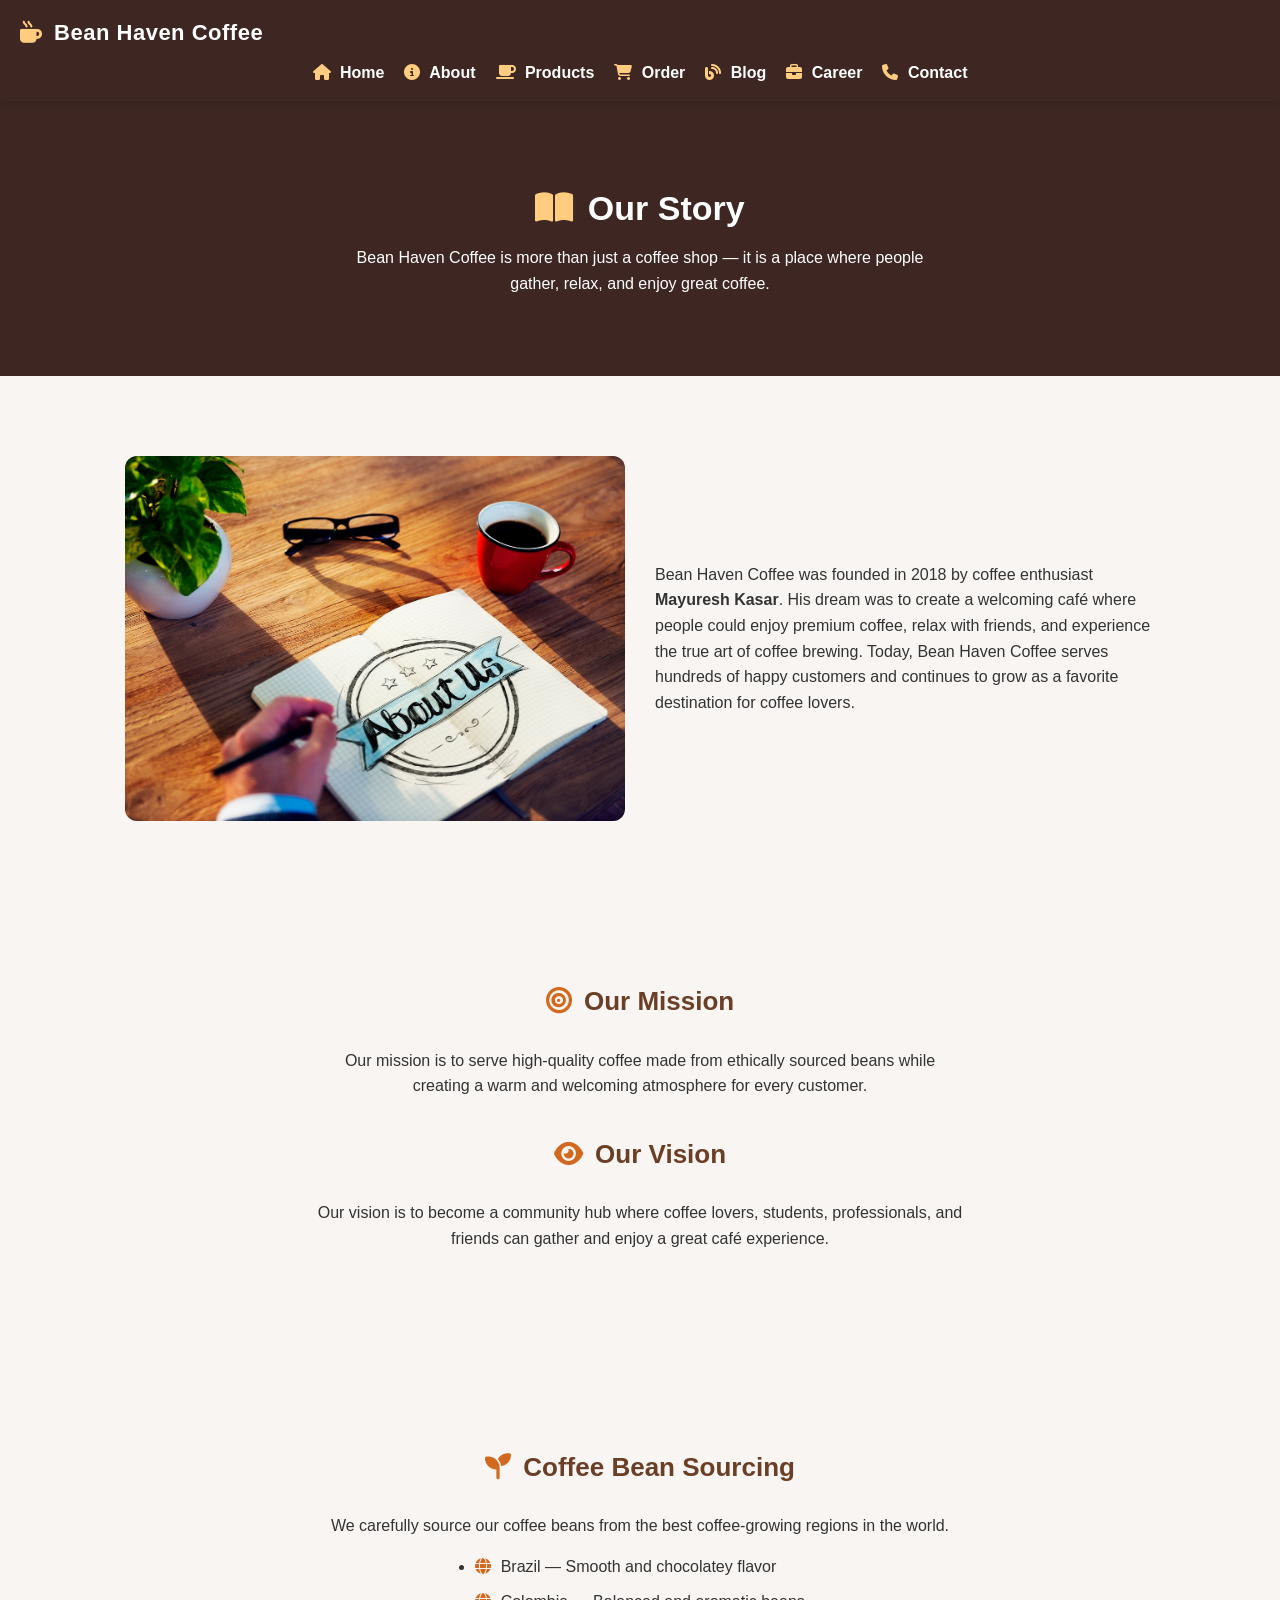
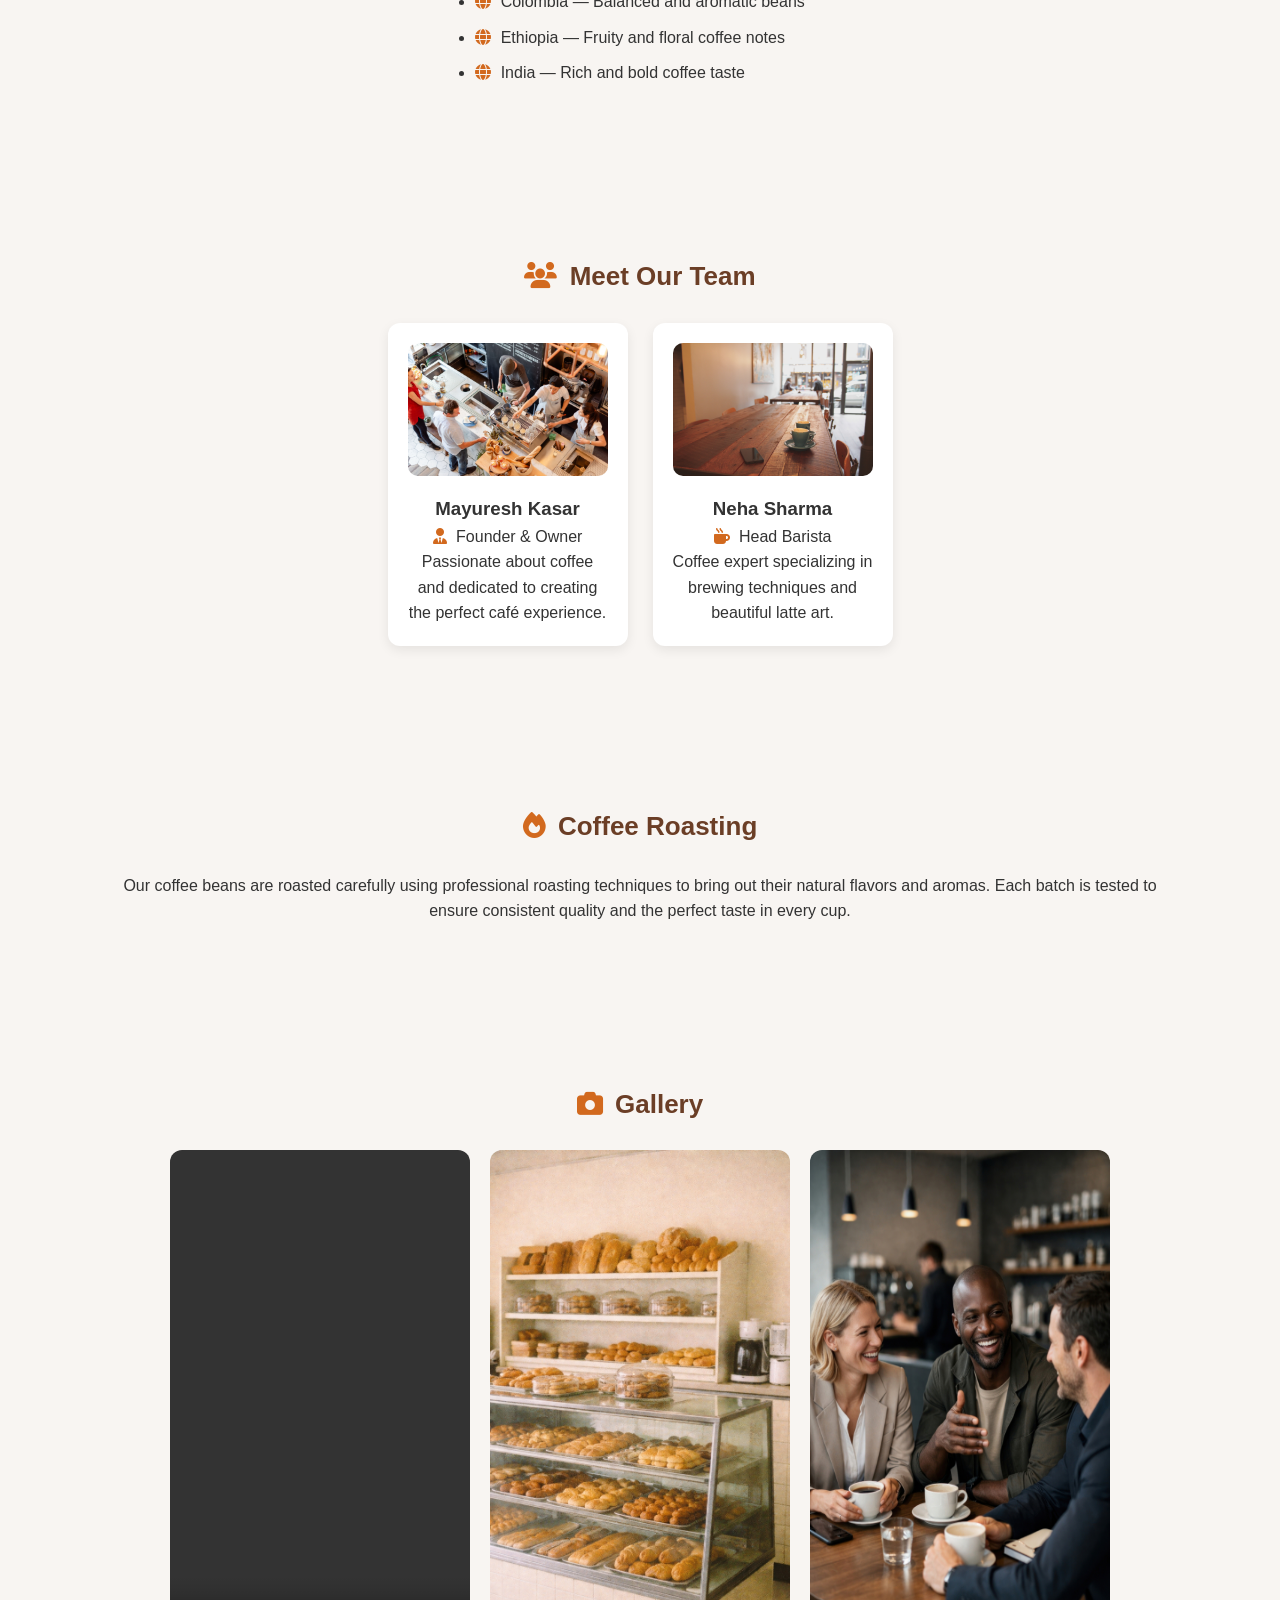
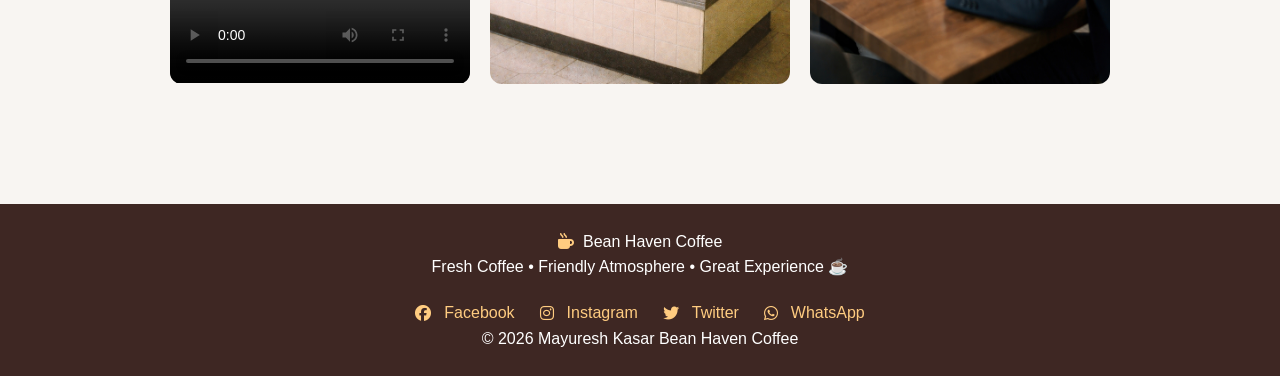
<file: about.html>
<!DOCTYPE html>

<html lang="en">

<head>


    <meta charset="UTF-8">

    <meta name="viewport" content="width=device-width, initial-scale=1.0">

    <title>Bean Haven Coffee | About Us</title>

    <!-- Favicon -->
    <link rel="icon" href="image/logo.png">

    <!-- Font Awesome -->
    <link rel="stylesheet" href="https://cdnjs.cloudflare.com/ajax/libs/font-awesome/6.5.0/css/all.min.css">

    <!-- CSS -->
    <link rel="stylesheet" href="css/about.css">


</head>

<body>


    <!-- NAVBAR -->

    <header class="header">

        <div class="logo">

            <h1>
                <i class="fa-solid fa-mug-hot"></i>
                Bean Haven Coffee
            </h1>

        </div>

        <nav class="navbar">

            <ul class="nav-menu">

                <li>
                    <a class="nav-link" href="index.html">
                        <i class="fa-solid fa-house"></i> Home
                    </a>
                </li>

                <li>
                    <a class="nav-link" href="about.html">
                        <i class="fa-solid fa-circle-info"></i> About
                    </a>
                </li>

                <li>
                    <a class="nav-link" href="products.html">
                        <i class="fa-solid fa-mug-saucer"></i> Products
                    </a>
                </li>

                <li>
                    <a class="nav-link" href="order.html">
                        <i class="fa-solid fa-cart-shopping"></i> Order
                    </a>
                </li>

                <li>
                    <a class="nav-link" href="blog.html">
                        <i class="fa-solid fa-blog"></i> Blog
                    </a>
                </li>

                <li>
                    <a class="nav-link" href="career.html">
                        <i class="fa-solid fa-briefcase"></i> Career
                    </a>
                </li>

                <li>
                    <a class="nav-link" href="contact.html">
                        <i class="fa-solid fa-phone"></i> Contact
                    </a>
                </li>

            </ul>

        </nav>

    </header>

    <!-- ABOUT HEADER -->

    <section class="about-header">

        <div class="container">

            <h1 class="about-title">
                <i class="fa-solid fa-book-open"></i>
                Our Story
            </h1>

            <p class="about-intro">

                Bean Haven Coffee is more than just a coffee shop —
                it is a place where people gather, relax, and enjoy
                great coffee.

            </p>

        </div>

    </section>

    <!-- STORY SECTION -->

    <section class="story-section">

        <div class="container">

            <div class="story-container">

                <img class="story-image" src="image/About.jpg" alt="Coffee shop interior" loading="lazy">

                <p class="story-text">

                    Bean Haven Coffee was founded in 2018 by coffee
                    enthusiast <strong>Mayuresh Kasar</strong>.

                    His dream was to create a welcoming café where
                    people could enjoy premium coffee, relax with
                    friends, and experience the true art of coffee
                    brewing.

                    Today, Bean Haven Coffee serves hundreds of happy
                    customers and continues to grow as a favorite
                    destination for coffee lovers.

                </p>

            </div>

        </div>

    </section>

    <!-- MISSION & VISION -->

    <section class="mission-section">

        <div class="container">

            <div class="mission">

                <h2 class="section-title">
                    <i class="fa-solid fa-bullseye"></i>
                    Our Mission
                </h2>

                <p class="mission-text">

                    Our mission is to serve high-quality coffee made
                    from ethically sourced beans while creating a
                    warm and welcoming atmosphere for every customer.

                </p>

            </div>

            <div class="vision">

                <h2 class="section-title">
                    <i class="fa-solid fa-eye"></i>
                    Our Vision
                </h2>
                <p class="vision-text">

                    Our vision is to become a community hub where
                    coffee lovers, students, professionals, and
                    friends can gather and enjoy a great café
                    experience.

                </p>

            </div>

        </div>

    </section>

    <!-- COFFEE SOURCING -->

    <section class="sourcing-section">

        <div class="container">

            <h2 class="section-title">
                <i class="fa-solid fa-seedling"></i>
                Coffee Bean Sourcing
            </h2>
            <p>

                We carefully source our coffee beans from the best
                coffee-growing regions in the world.

            </p>

            <ul class="coffee-list">

                <li>
                    <i class="fa-solid fa-globe"></i>
                    Brazil — Smooth and chocolatey flavor
                </li>

                <li>
                    <i class="fa-solid fa-globe"></i>
                    Colombia — Balanced and aromatic beans
                </li>

                <li>
                    <i class="fa-solid fa-globe"></i>
                    Ethiopia — Fruity and floral coffee notes
                </li>

                <li>
                    <i class="fa-solid fa-globe"></i>
                    India — Rich and bold coffee taste
                </li>

            </ul>
        </div>

    </section>

    <!-- TEAM SECTION -->

    <section class="team-section">

        <div class="container">

            <h2 class="section-title">
                <i class="fa-solid fa-users"></i>
                Meet Our Team
            </h2>

            <div class="team-container">

                <div class="team-card">

                    <img src="image/Meet Our Team.jpg" alt="Founder Mayuresh Kasar" loading="lazy">

                    <h3>
                        Mayuresh Kasar
                    </h3>

                    <p>
                        <i class="fa-solid fa-user-tie"></i>
                        Founder & Owner
                    </p>

                    <p>

                        Passionate about coffee and dedicated to
                        creating the perfect café experience.

                    </p>

                </div>

                <div class="team-card">

                    <img src="image/Head Barista.jpg" alt="Head barista Neha Sharma" loading="lazy">

                    <h3>
                        Neha Sharma
                    </h3>

                    <p>
                        <i class="fa-solid fa-mug-hot"></i>
                        Head Barista
                    </p>
                    <p>

                        Coffee expert specializing in brewing
                        techniques and beautiful latte art.

                    </p>

                </div>

            </div>

        </div>

    </section>

    <!-- COFFEE ROASTING -->

    <section class="roasting-section">

        <div class="container">

            <h2 class="section-title">
                <i class="fa-solid fa-fire"></i>
                Coffee Roasting
            </h2>
            <p>

                Our coffee beans are roasted carefully using
                professional roasting techniques to bring out their
                natural flavors and aromas.

                Each batch is tested to ensure consistent quality and
                the perfect taste in every cup.

            </p>

        </div>

    </section>

    <!-- GALLERY -->

    <section class="gallery-section">

        <div class="container">

            <h2 class="section-title">
                <i class="fa-solid fa-camera"></i>
                Gallery
            </h2>
            <div class="gallery-container">

                <video controls aria-label="Coffee shop video tour">

                    <source src="image/Gallery.mp4" type="video/mp4">

                </video>

                <img src="image/Gallery 1.jpg" alt="Fresh brewed cappuccino" loading="lazy">

                <img src="image/Gallery 2.jpg" alt="Coffee shop interior" loading="lazy">

            </div>

        </div>

    </section>

    <!-- FOOTER -->


    <footer class="footer">

        <p>
            <i class="fa-solid fa-mug-hot"></i>
            Bean Haven Coffee
        </p>

        <p>
            Fresh Coffee • Friendly Atmosphere • Great Experience ☕
        </p>

        <div class="social-icons">

            <a href="#" class="social-link">
                <i class="fa-brands fa-facebook"></i>
                <span>Facebook</span>
            </a>

            <a href="#" class="social-link">
                <i class="fa-brands fa-instagram"></i>
                <span>Instagram</span>
            </a>

            <a href="#" class="social-link">
                <i class="fa-brands fa-twitter"></i>
                <span>Twitter</span>
            </a>

            <a href="#" class="social-link">
                <i class="fa-brands fa-whatsapp"></i>
                <span>WhatsApp</span>
            </a>

        </div>

        <p>
            © 2026 Mayuresh Kasar Bean Haven Coffee
        </p>

    </footer>

</body>

<script src="js/about.js"></script>


</html>
</file>
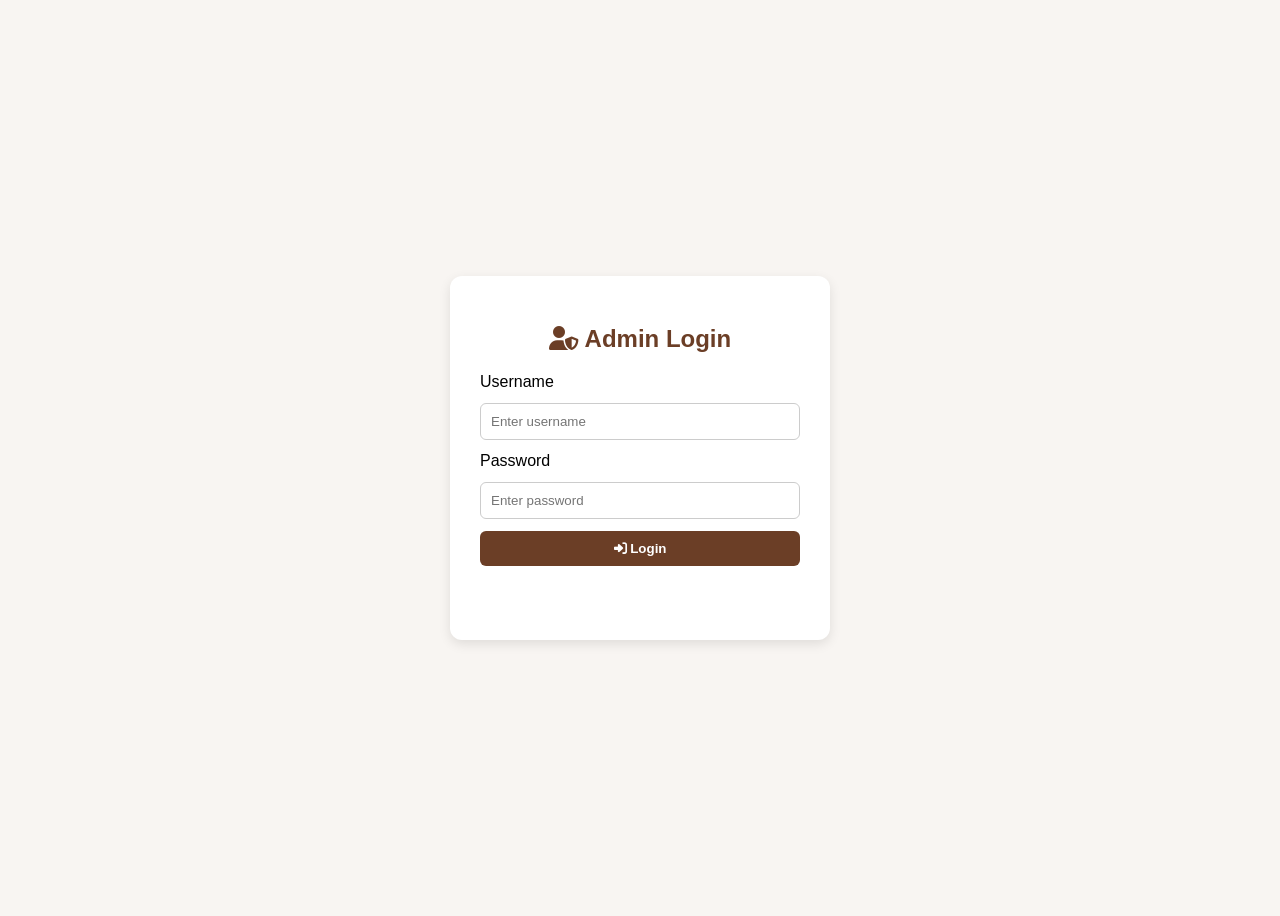
<file: admin-login.html>
<!DOCTYPE html>
<html lang="en">

<head>

    <meta charset="UTF-8">
    <meta name="viewport"
        content="width=device-width, initial-scale=1.0">

    <title>Admin Login | Bean Haven Coffee</title>

    <!-- Favicon -->
    <link rel="icon" href="image/logo.png">

    <!-- Font Awesome -->
    <link rel="stylesheet"
        href="https://cdnjs.cloudflare.com/ajax/libs/font-awesome/6.5.0/css/all.min.css">

    <!-- CSS -->
    <link rel="stylesheet"
        href="css/admin-login.css">

</head>

<body>

    <section class="login-section">

        <div class="login-box">

            <h2>
                <i class="fa-solid fa-user-shield"></i>
                Admin Login
            </h2>

            <form class="login-form">

                <label>
                    Username
                </label>

                <input type="text"
                    id="username"
                    placeholder="Enter username"
                    required>

                <label>
                    Password
                </label>

                <input type="password"
                    id="password"
                    placeholder="Enter password"
                    required>

                <button
                    class="login-btn"
                    type="submit">

                    <i class="fa-solid fa-right-to-bracket"></i>
                    Login

                </button>

                <p id="error-message"></p>

            </form>

        </div>

    </section>

</body>

<script src="js/admin-login.js"></script>

</html>
</file>
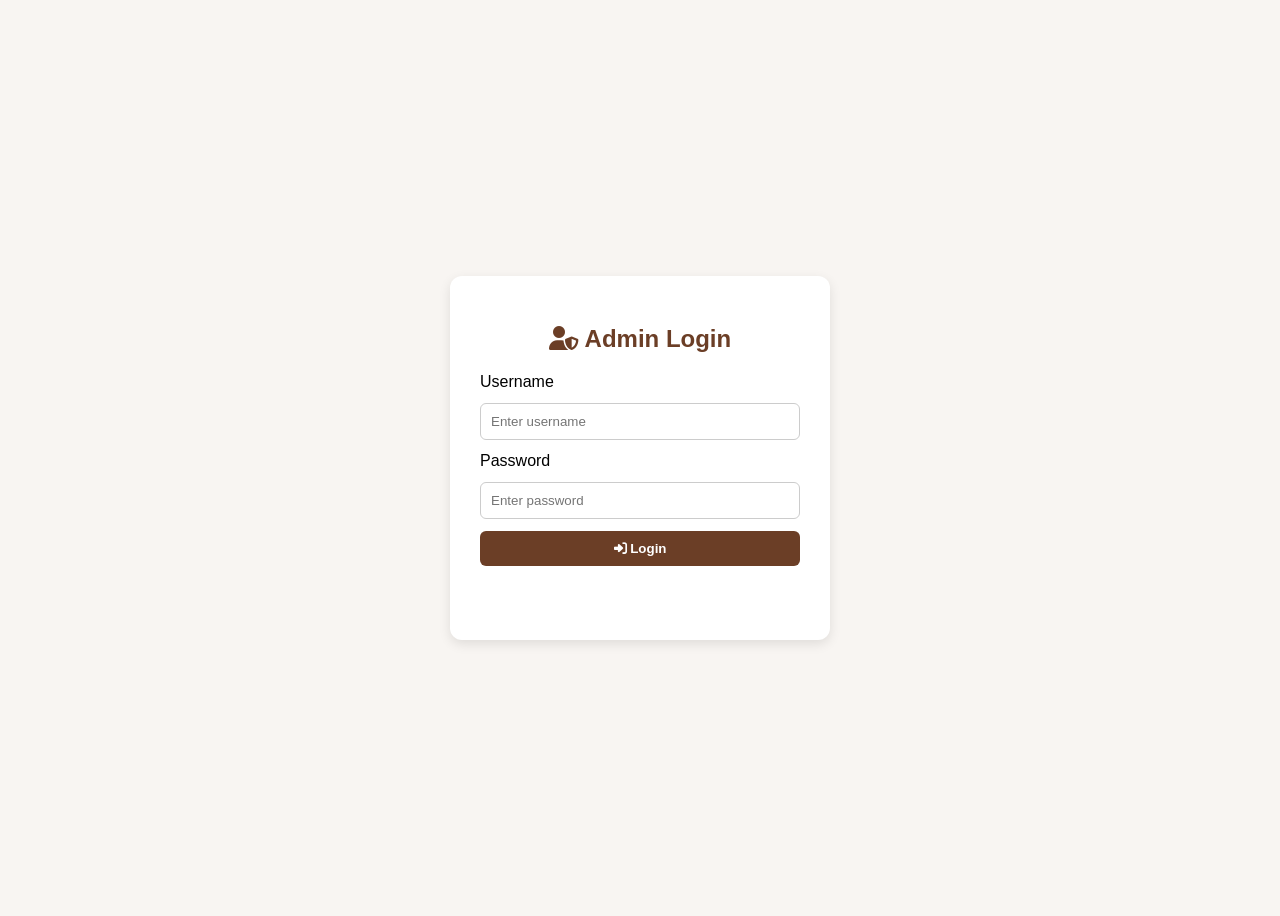
<file: admin.html>
<!DOCTYPE html>
<html lang="en">

<head>

    <meta charset="UTF-8">
    <meta name="viewport" content="width=device-width, initial-scale=1.0">

    <title>Bean Haven Coffee | Admin Panel</title>

    <!-- Favicon -->
    <link rel="icon" href="image/logo.png">

    <!-- Font Awesome -->
    <link rel="stylesheet"
        href="https://cdnjs.cloudflare.com/ajax/libs/font-awesome/6.5.0/css/all.min.css">

    <!-- CSS -->
    <link rel="stylesheet" href="css/admin.css">

</head>

<body>

    <!-- NAVBAR -->

    
    <header class="header">

        <div class="logo">

            <h1>
                <i class="fa-solid fa-user-shield"></i>
                Bean Haven Admin
            </h1>

        </div>

        <nav class="navbar">

            <ul class="nav-menu">

                <li>
                    <a class="nav-link" href="index.html">
                        <i class="fa-solid fa-house"></i> Home
                    </a>
                </li>

                <li>
                    <a class="nav-link" href="products.html">
                        <i class="fa-solid fa-mug-saucer"></i> Products
                    </a>
                </li>

                <li>
                    <a class="nav-link" href="order.html">
                        <i class="fa-solid fa-cart-shopping"></i> Orders
                    </a>
                </li>

                <li>
                    <a class="nav-link" href="admin.html">
                        <i class="fa-solid fa-user-shield"></i> Admin
                    </a>
                </li>

            </ul>

        </nav>

    </header>

    <!-- ADMIN HEADER -->

    <section class="admin-header">

        <div class="container">

            <h1 class="admin-title">

                <i class="fa-solid fa-chart-line"></i>
                Admin Dashboard

            </h1>

            <p class="admin-intro">

                Welcome to the control panel. Manage products,
                monitor orders, and run your coffee shop smoothly.

            </p>

        </div>

    </section>

    <!-- ADMIN PROFILE -->

    <section class="admin-profile">

        <div class="container">

            <div class="profile-card">

                <img src="image/admin.png"
                    alt="Admin profile"
                    class="profile-image">

                <div>

                    <h2>
                        Mayuresh Kasar
                    </h2>

                    <p>
                        <i class="fa-solid fa-user-tie"></i>
                        Coffee Shop Owner & Administrator
                    </p>

                    <p>

                        Manage your café operations, track performance,
                        and update menu items from this dashboard.

                    </p>

                </div>

            </div>

        </div>

    </section>

    <!-- DASHBOARD STATS -->

    <section class="stats-section">

        <div class="container">

            <h2 class="section-title">

                <i class="fa-solid fa-chart-bar"></i>
                Business Overview

            </h2>

            <div class="stats-container">

                <div class="stat-card">

                    <i class="fa-solid fa-box stat-icon"></i>

                    <h3>
                        Total Products
                    </h3>

                    <p id="totalProducts">
                        0
                    </p>

                </div>

                <div class="stat-card">

                    <i class="fa-solid fa-cart-shopping stat-icon"></i>

                    <h3>
                        Total Orders
                    </h3>

                    <p id="totalOrders">
                        0
                    </p>

                </div>

                <div class="stat-card">

                    <i class="fa-solid fa-rupee-sign stat-icon"></i>

                    <h3>
                        Total Revenue
                    </h3>

                    <p id="totalRevenue">
                        ₹0
                    </p>

                </div>

            </div>

        </div>

    </section>

    <!-- ADD PRODUCT -->

    <section class="add-product-section">

        <div class="container">

            <h2 class="section-title">

                <i class="fa-solid fa-plus"></i>
                Add New Product

            </h2>

            <form class="product-form">

                <label>
                    Product Name
                </label>

                <input type="text"
                    name="productName"
                    placeholder="Enter product name"
                    required>

                <label>
                    Price
                </label>

                <input type="number"
                    name="productPrice"
                    placeholder="Enter price"
                    required>

                <label>
                    Category
                </label>

                <select name="productCategory" required>

                    <option value="">
                        Select Category
                    </option>

                    <option>
                        Coffee
                    </option>

                    <option>
                        Cold Drink
                    </option>

                    <option>
                        Bakery
                    </option>

                </select>

                <label>
                    Image File Name
                </label>

                <input type="text"
                    name="productImage"
                    placeholder="example: Espresso.jpg"
                    required>

                <button class="add-btn"
                    type="submit">

                    <i class="fa-solid fa-plus"></i>
                    Add Product

                </button>

            </form>

        </div>

    </section>

    <!-- PRODUCT LIST -->

    <section class="product-list-section">

        <div class="container">

            <h2 class="section-title">

                <i class="fa-solid fa-table"></i>
                Product Management

            </h2>

            <div class="table-container">

                <table class="product-table">

                    <thead>

                        <tr>

                            <th>
                                Image
                            </th>

                            <th>
                                Product
                            </th>

                            <th>
                                Price
                            </th>

                            <th>
                                Category
                            </th>

                            <th>
                                Action
                            </th>

                        </tr>

                    </thead>

                    <tbody id="productTableBody">

                    </tbody>

                </table>

            </div>

        </div>

    </section>

    <!-- FOOTER -->

    <footer class="footer">

        <p>

            <i class="fa-solid fa-mug-hot"></i>
            Bean Haven Coffee

        </p>

        <p>

            Admin Control Panel • Manage Your Coffee Business ☕

        </p>

        <div class="social-icons">

            <a href="#" class="social-link">

                <i class="fa-brands fa-facebook"></i>
                Facebook

            </a>

            <a href="#" class="social-link">

                <i class="fa-brands fa-instagram"></i>
                Instagram

            </a>

            <a href="#" class="social-link">

                <i class="fa-brands fa-twitter"></i>
                Twitter

            </a>

            <a href="#" class="social-link">

                <i class="fa-brands fa-whatsapp"></i>
                WhatsApp

            </a>

        </div>

        <p>

            © 2026 Mayuresh Kasar Bean Haven Coffee

        </p>

    </footer>

</body>

<script src="js/admin.js"></script>

</html>
</file>
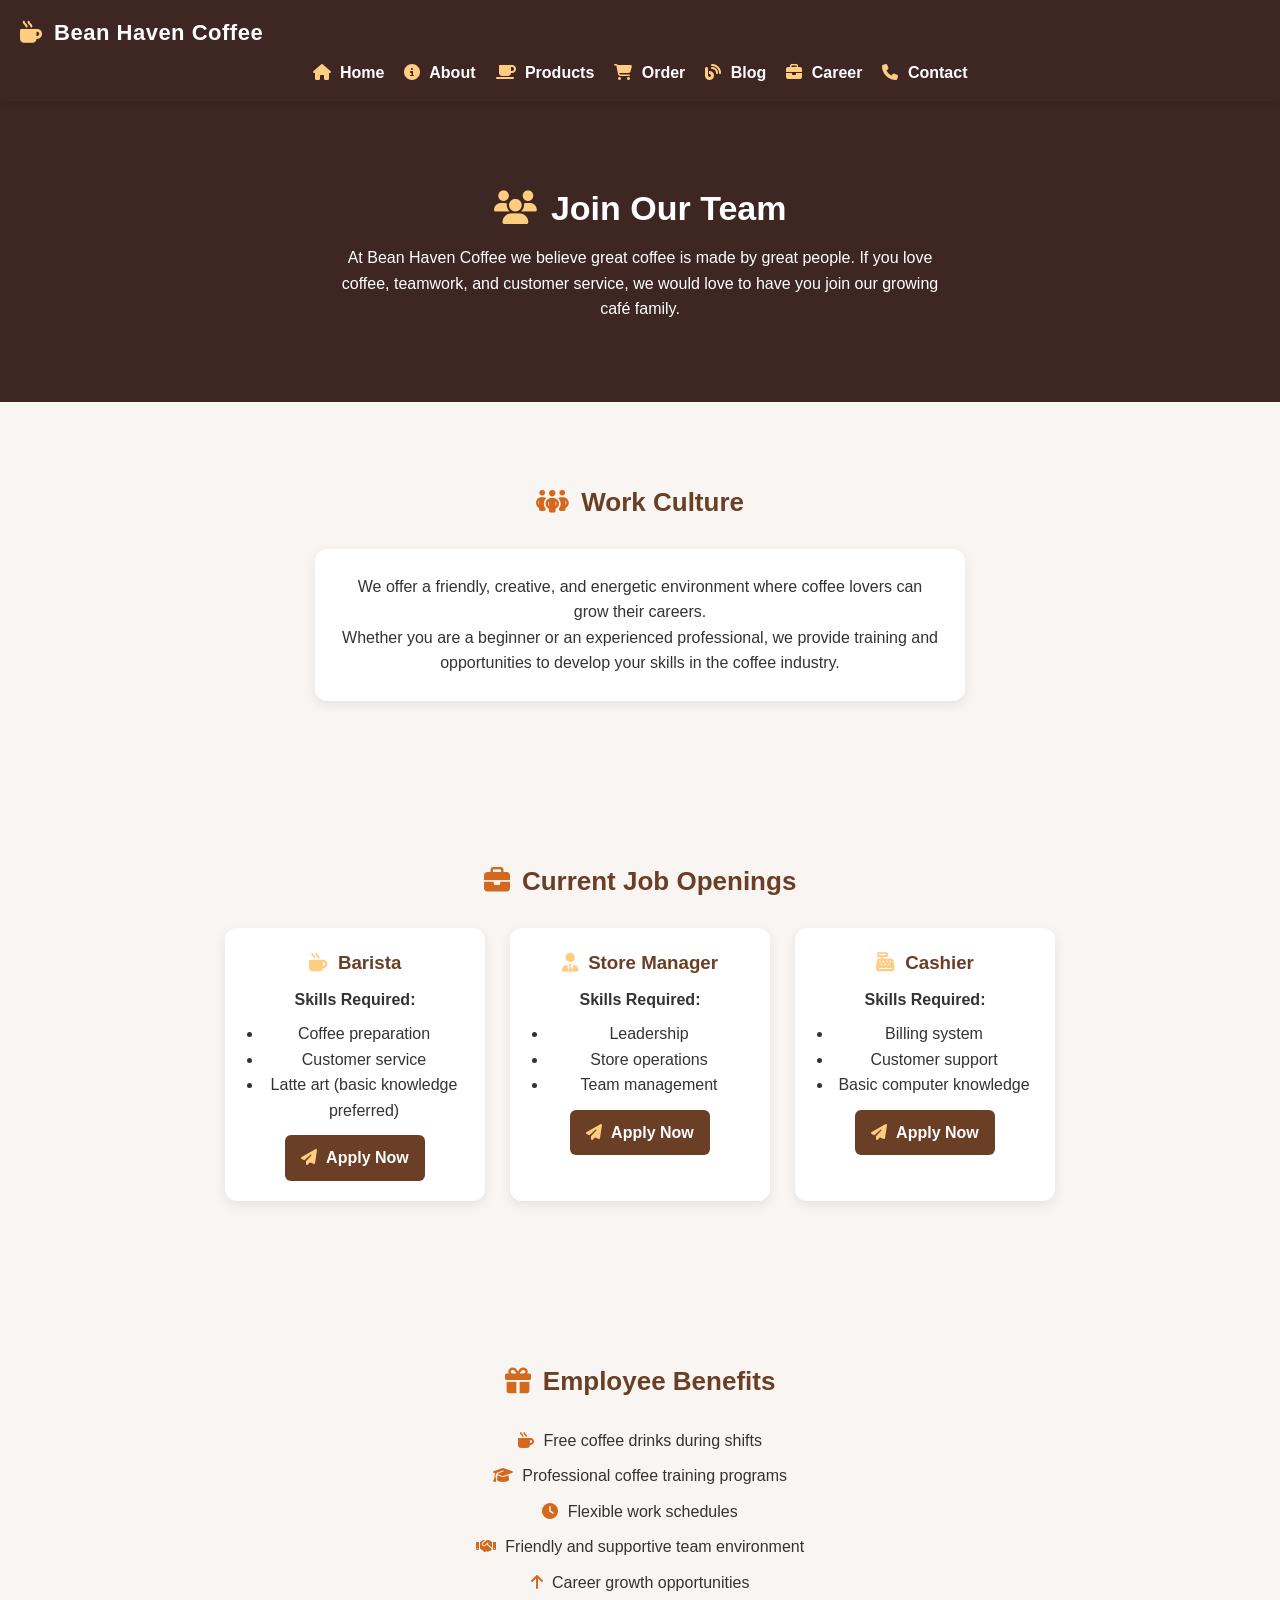
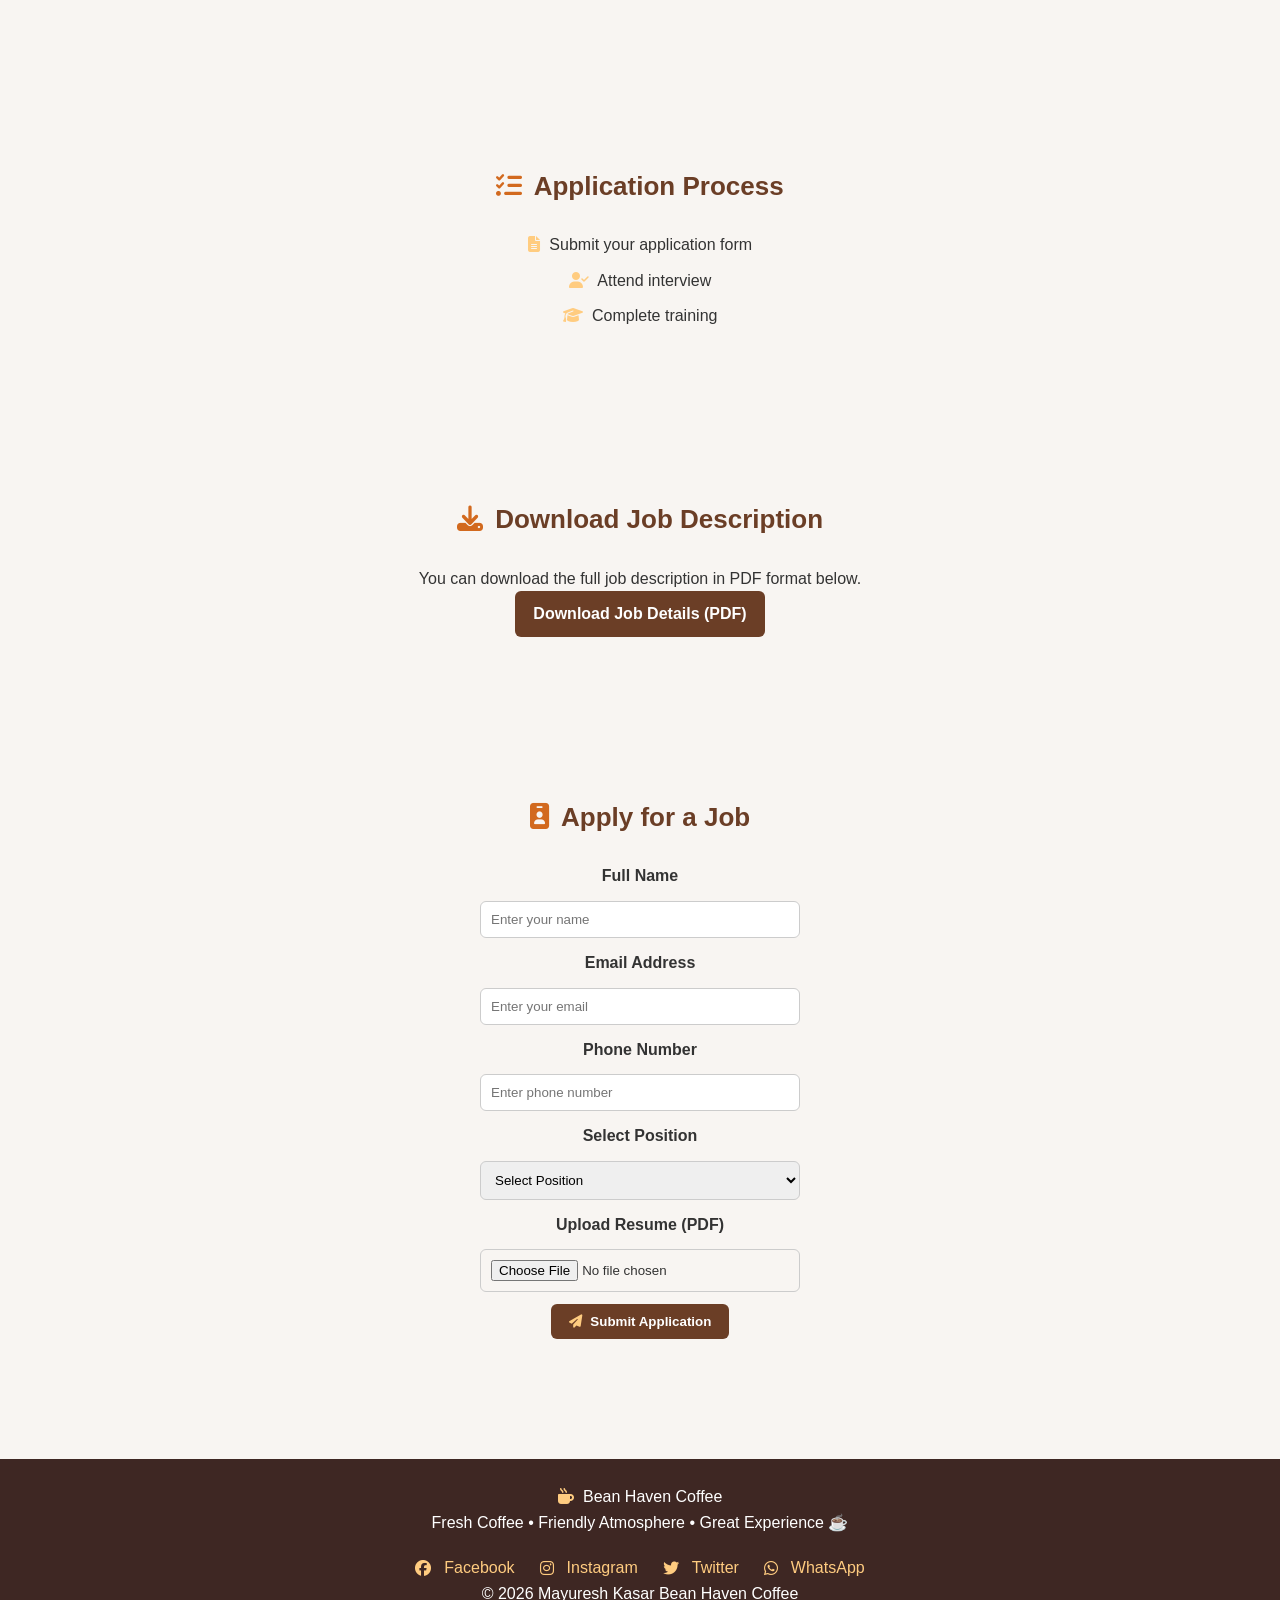
<file: career.html>
<!DOCTYPE html>

<html lang="en">

<head>


    <meta charset="UTF-8">

    <meta name="viewport" content="width=device-width, initial-scale=1.0">

    <title>Bean Haven Coffee | Careers</title>

    <!-- Favicon -->
    <link rel="icon" href="image/logo.png">

    <!-- Font Awesome -->
    <link rel="stylesheet" href="https://cdnjs.cloudflare.com/ajax/libs/font-awesome/6.5.0/css/all.min.css">

    <!-- CSS -->
    <link rel="stylesheet" href="css/career.css">


</head>

<body>


    <!-- NAVBAR -->

    <header class="header">

        <div class="logo">

            <h1>
                <i class="fa-solid fa-mug-hot"></i>
                Bean Haven Coffee
            </h1>

        </div>

        <nav class="navbar">

            <ul class="nav-menu">

                <li>
                    <a class="nav-link" href="index.html">
                        <i class="fa-solid fa-house"></i> Home
                    </a>
                </li>

                <li>
                    <a class="nav-link" href="about.html">
                        <i class="fa-solid fa-circle-info"></i> About
                    </a>
                </li>

                <li>
                    <a class="nav-link" href="products.html">
                        <i class="fa-solid fa-mug-saucer"></i> Products
                    </a>
                </li>

                <li>
                    <a class="nav-link" href="order.html">
                        <i class="fa-solid fa-cart-shopping"></i> Order
                    </a>
                </li>

                <li>
                    <a class="nav-link" href="blog.html">
                        <i class="fa-solid fa-blog"></i> Blog
                    </a>
                </li>

                <li>
                    <a class="nav-link" href="career.html">
                        <i class="fa-solid fa-briefcase"></i> Career
                    </a>
                </li>

                <li>
                    <a class="nav-link" href="contact.html">
                        <i class="fa-solid fa-phone"></i> Contact
                    </a>
                </li>

            </ul>

        </nav>

    </header>

    <!-- HEADER SECTION -->

    <section class="career-header">

        <div class="container">

            <h1 class="career-title">
                <i class="fa-solid fa-users"></i>
                Join Our Team
            </h1>

            <p class="career-intro">

                At Bean Haven Coffee we believe great coffee is made
                by great people. If you love coffee, teamwork, and
                customer service, we would love to have you join our
                growing café family.

            </p>

        </div>

    </section>

    <!-- WORK CULTURE -->

    <section class="culture-section">

        <div class="container">

            <h2 class="section-title">
                <i class="fa-solid fa-people-group"></i>
                Work Culture
            </h2>
            <div class="culture-box">

                <p>

                    We offer a friendly, creative, and energetic
                    environment where coffee lovers can grow their
                    careers.

                </p>

                <p>

                    Whether you are a beginner or an experienced
                    professional, we provide training and opportunities
                    to develop your skills in the coffee industry.

                </p>

            </div>

        </div>

    </section>

    <!-- JOB OPENINGS -->

    <section class="jobs-section">

        <div class="container">

            <h2 class="section-title">
                <i class="fa-solid fa-briefcase"></i>
                Current Job Openings
            </h2>
            <div class="job-container">

                <div class="job-card">

                    <h3 class="job-title">
                        <i class="fa-solid fa-mug-hot"></i>
                        Barista
                    </h3>

                    <p>
                        <strong>Skills Required:</strong>
                    </p>

                    <ul>

                        <li>Coffee preparation</li>

                        <li>Customer service</li>

                        <li>Latte art (basic knowledge preferred)</li>

                    </ul>

                    <a href="#apply" class="apply-btn">
                        <i class="fa-solid fa-paper-plane"></i>
                        Apply Now
                    </a>

                </div>

                <div class="job-card">

                    <h3 class="job-title">
                        <i class="fa-solid fa-user-tie"></i>
                        Store Manager
                    </h3>
                    <p>
                        <strong>Skills Required:</strong>
                    </p>

                    <ul>

                        <li>Leadership</li>

                        <li>Store operations</li>

                        <li>Team management</li>

                    </ul>

                    <a href="#apply" class="apply-btn">
                        <i class="fa-solid fa-paper-plane"></i>
                        Apply Now
                    </a>

                </div>

                <div class="job-card">

                    <h3 class="job-title">
                        <i class="fa-solid fa-cash-register"></i>
                        Cashier
                    </h3>

                    <p>
                        <strong>Skills Required:</strong>
                    </p>

                    <ul>

                        <li>Billing system</li>

                        <li>Customer support</li>

                        <li>Basic computer knowledge</li>

                    </ul>

                    <a href="#apply" class="apply-btn">
                        <i class="fa-solid fa-paper-plane"></i>
                        Apply Now
                    </a>
                </div>

            </div>

        </div>

    </section>

    <!-- BENEFITS -->

    <section class="benefits-section">

        <div class="container">

            <h2 class="section-title">
                <i class="fa-solid fa-gift"></i>
                Employee Benefits
            </h2>

            <ul class="benefits-list">

                <li>
                    <i class="fa-solid fa-mug-hot"></i>
                    Free coffee drinks during shifts
                </li>

                <li>
                    <i class="fa-solid fa-graduation-cap"></i>
                    Professional coffee training programs
                </li>

                <li>
                    <i class="fa-solid fa-clock"></i>
                    Flexible work schedules
                </li>

                <li>
                    <i class="fa-solid fa-handshake"></i>
                    Friendly and supportive team environment
                </li>

                <li>
                    <i class="fa-solid fa-arrow-up"></i>
                    Career growth opportunities
                </li>

            </ul>

        </div>

    </section>

    <!-- APPLICATION PROCESS -->

    <section class="process-section">

        <div class="container">

            <h2 class="section-title">
                <i class="fa-solid fa-list-check"></i>
                Application Process
            </h2>

            <div class="process-steps">
                <p>
                    <i class="fa-solid fa-file-lines"></i>
                    Submit your application form
                </p>

                <p>
                    <i class="fa-solid fa-user-check"></i>
                    Attend interview
                </p>

                <p>
                    <i class="fa-solid fa-graduation-cap"></i>
                    Complete training
                </p>

            </div>

        </div>

    </section>

    <!-- DOWNLOAD PDF -->

    <section class="resume-section">

        <div class="container">

            <h2 class="section-title">
                <i class="fa-solid fa-download"></i>
                Download Job Description
            </h2>
            <p>

                You can download the full job description
                in PDF format below.

            </p>

            <a href="files/coffee-jobs.pdf" class="download-btn" download>

                Download Job Details (PDF)

            </a>

        </div>

    </section>

    <!-- APPLY FORM -->

    <section class="apply-section" id="apply">

        <div class="container">

            <h2 class="section-title">
                <i class="fa-solid fa-id-badge"></i>
                Apply for a Job
            </h2>
            <form class="application-form" action="#" method="POST">

                <label>
                    Full Name
                </label>

                <input type="text" placeholder="Enter your name" required>

                <label>
                    Email Address
                </label>

                <input type="email" placeholder="Enter your email" required>

                <label>
                    Phone Number
                </label>

                <input type="tel" placeholder="Enter phone number" required>

                <label>
                    Select Position
                </label>

                <select required>

                    <option value="">
                        Select Position
                    </option>

                    <option>
                        Barista
                    </option>

                    <option>
                        Store Manager
                    </option>

                    <option>
                        Cashier
                    </option>

                </select>

                <label>
                    Upload Resume (PDF)
                </label>

                <input type="file" accept=".pdf" required>

                <button class="submit-btn" type="submit">

                    <i class="fa-solid fa-paper-plane"></i>
                    Submit Application

                </button>
            </form>

        </div>

    </section>

    <!-- FOOTER -->


    <footer class="footer">

        <p>
            <i class="fa-solid fa-mug-hot"></i>
            Bean Haven Coffee
        </p>

        <p>
            Fresh Coffee • Friendly Atmosphere • Great Experience ☕
        </p>

        <div class="social-icons">

            <a href="#" class="social-link">
                <i class="fa-brands fa-facebook"></i>
                <span>Facebook</span>
            </a>

            <a href="#" class="social-link">
                <i class="fa-brands fa-instagram"></i>
                <span>Instagram</span>
            </a>

            <a href="#" class="social-link">
                <i class="fa-brands fa-twitter"></i>
                <span>Twitter</span>
            </a>

            <a href="#" class="social-link">
                <i class="fa-brands fa-whatsapp"></i>
                <span>WhatsApp</span>
            </a>

        </div>

        <p>
            © 2026 Mayuresh Kasar Bean Haven Coffee
        </p>

    </footer>


</body>

<script src="js/career.js"></script>



</html>
</file>
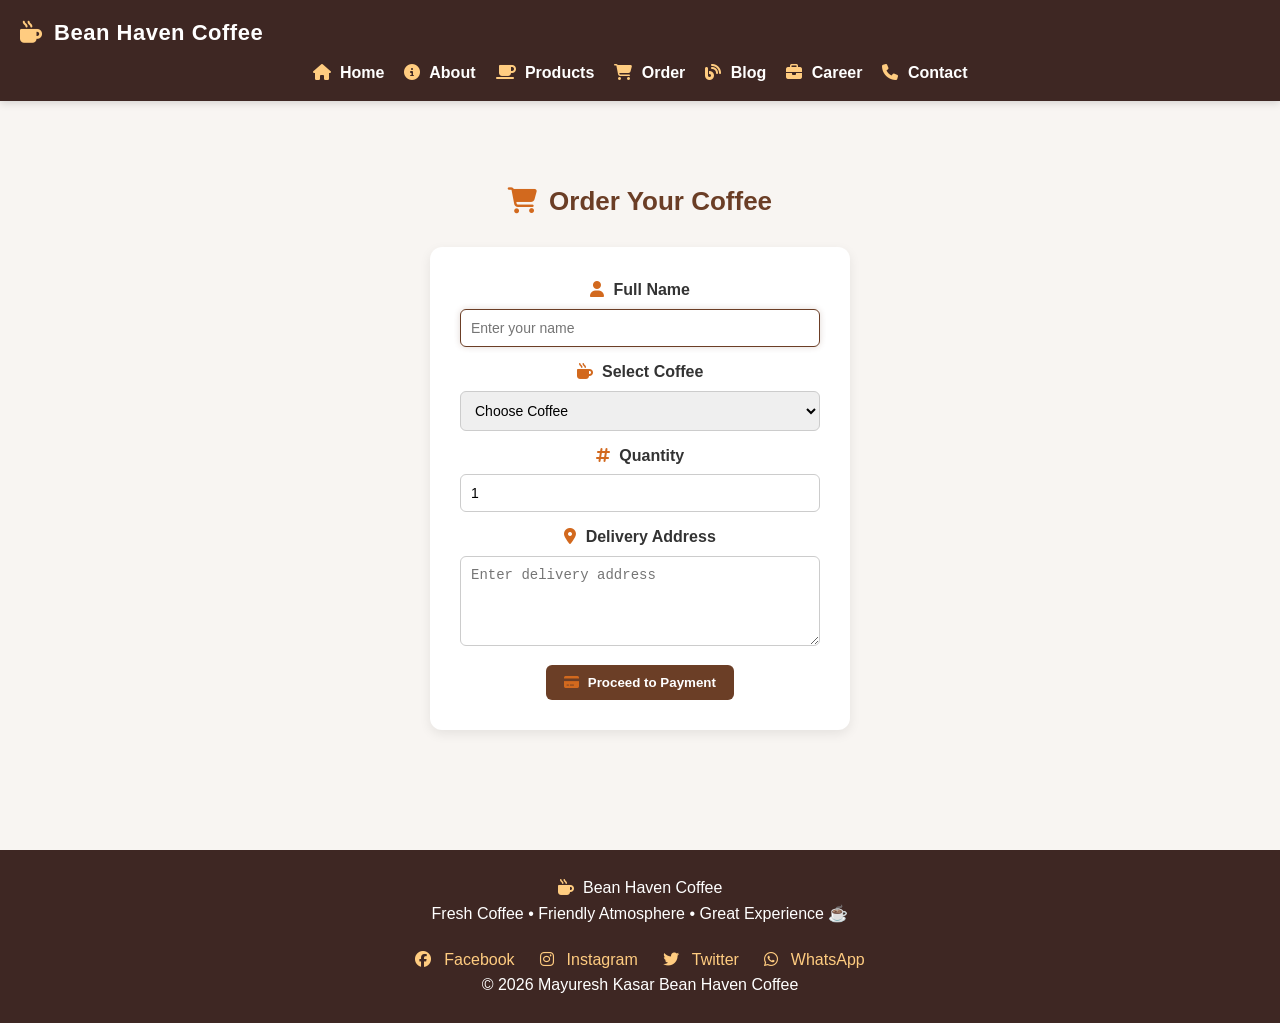
<file: order.html>
<!DOCTYPE html>

<html lang="en">

<head>

    <meta charset="UTF-8">

    <meta name="viewport" content="width=device-width, initial-scale=1.0">

    <title>Bean Haven Coffee | Order Coffee</title>

    <!-- Favicon -->
    <link rel="icon" href="image/logo.png">

    <!-- Font Awesome -->
    <link rel="stylesheet" href="https://cdnjs.cloudflare.com/ajax/libs/font-awesome/6.5.0/css/all.min.css">

    <!-- CSS -->
    <link rel="stylesheet" href="css/order.css">


</head>

<body>


    <!-- NAVBAR -->

    <header class="header">

        <div class="logo">

            <h1>
                <i class="fa-solid fa-mug-hot"></i>
                Bean Haven Coffee
            </h1>

        </div>

        <nav class="navbar">

            <ul class="nav-menu">

                <li>
                    <a class="nav-link" href="index.html">
                        <i class="fa-solid fa-house"></i> Home
                    </a>
                </li>

                <li>
                    <a class="nav-link" href="about.html">
                        <i class="fa-solid fa-circle-info"></i> About
                    </a>
                </li>

                <li>
                    <a class="nav-link" href="products.html">
                        <i class="fa-solid fa-mug-saucer"></i> Products
                    </a>
                </li>

                <li>
                    <a class="nav-link" href="order.html">
                        <i class="fa-solid fa-cart-shopping"></i> Order
                    </a>
                </li>

                <li>
                    <a class="nav-link" href="blog.html">
                        <i class="fa-solid fa-blog"></i> Blog
                    </a>
                </li>

                <li>
                    <a class="nav-link" href="career.html">
                        <i class="fa-solid fa-briefcase"></i> Career
                    </a>
                </li>

                <li>
                    <a class="nav-link" href="contact.html">
                        <i class="fa-solid fa-phone"></i> Contact
                    </a>
                </li>

            </ul>

        </nav>

    </header>

    <!-- ORDER SECTION -->

    <section class="order-section">

        <div class="container">

            <h1 class="section-title">
                <i class="fa-solid fa-cart-shopping"></i>
                Order Your Coffee
            </h1>

            <!-- <form class="order-form" action="payment.html" method="GET"></form> -->
            <form class="order-form" action="payment.html">

                <!-- NAME -->

                
                <label>
                    <i class="fa-solid fa-user"></i>
                    Full Name
                </label>
                <input type="text" name="fullname" placeholder="Enter your name" required>

                <!-- COFFEE -->

                <label>
                    <i class="fa-solid fa-mug-hot"></i>
                    Select Coffee
                </label>

                <select name="coffee" required>

                    <option value="">
                        Choose Coffee
                    </option>

                    <option>
                        ☕ Espresso
                    </option>

                    <option>
                        ☕ Latte
                    </option>

                    <option>
                        ☕ Cappuccino
                    </option>

                    <option>
                        ❄️ Iced Coffee
                    </option>

                </select>

                <!-- QUANTITY -->

                <label>
                    <i class="fa-solid fa-hashtag"></i>
                    Quantity
                </label>

                <input type="number" name="quantity" min="1" value="1" required>

                <!-- ADDRESS -->

                <label>
                    <i class="fa-solid fa-location-dot"></i>
                    Delivery Address
                </label>

                <textarea name="address" placeholder="Enter delivery address" required></textarea>

                <!-- BUTTON -->

                <button class="order-btn" type="submit">

                    <i class="fa-solid fa-credit-card"></i>
                    Proceed to Payment

                </button>

            </form>

        </div>

    </section>

    <!-- FOOTER -->


    <footer class="footer">

        <p>
            <i class="fa-solid fa-mug-hot"></i>
            Bean Haven Coffee
        </p>

        <p>
            Fresh Coffee • Friendly Atmosphere • Great Experience ☕
        </p>

        <div class="social-icons">

            <a href="#" class="social-link">
                <i class="fa-brands fa-facebook"></i>
                <span>Facebook</span>
            </a>

            <a href="#" class="social-link">
                <i class="fa-brands fa-instagram"></i>
                <span>Instagram</span>
            </a>

            <a href="#" class="social-link">
                <i class="fa-brands fa-twitter"></i>
                <span>Twitter</span>
            </a>

            <a href="#" class="social-link">
                <i class="fa-brands fa-whatsapp"></i>
                <span>WhatsApp</span>
            </a>

        </div>

        <p>
            © 2026 Mayuresh Kasar Bean Haven Coffee
        </p>

    </footer>

</body>

<script src="js/order.js"></script>

</html>
</file>
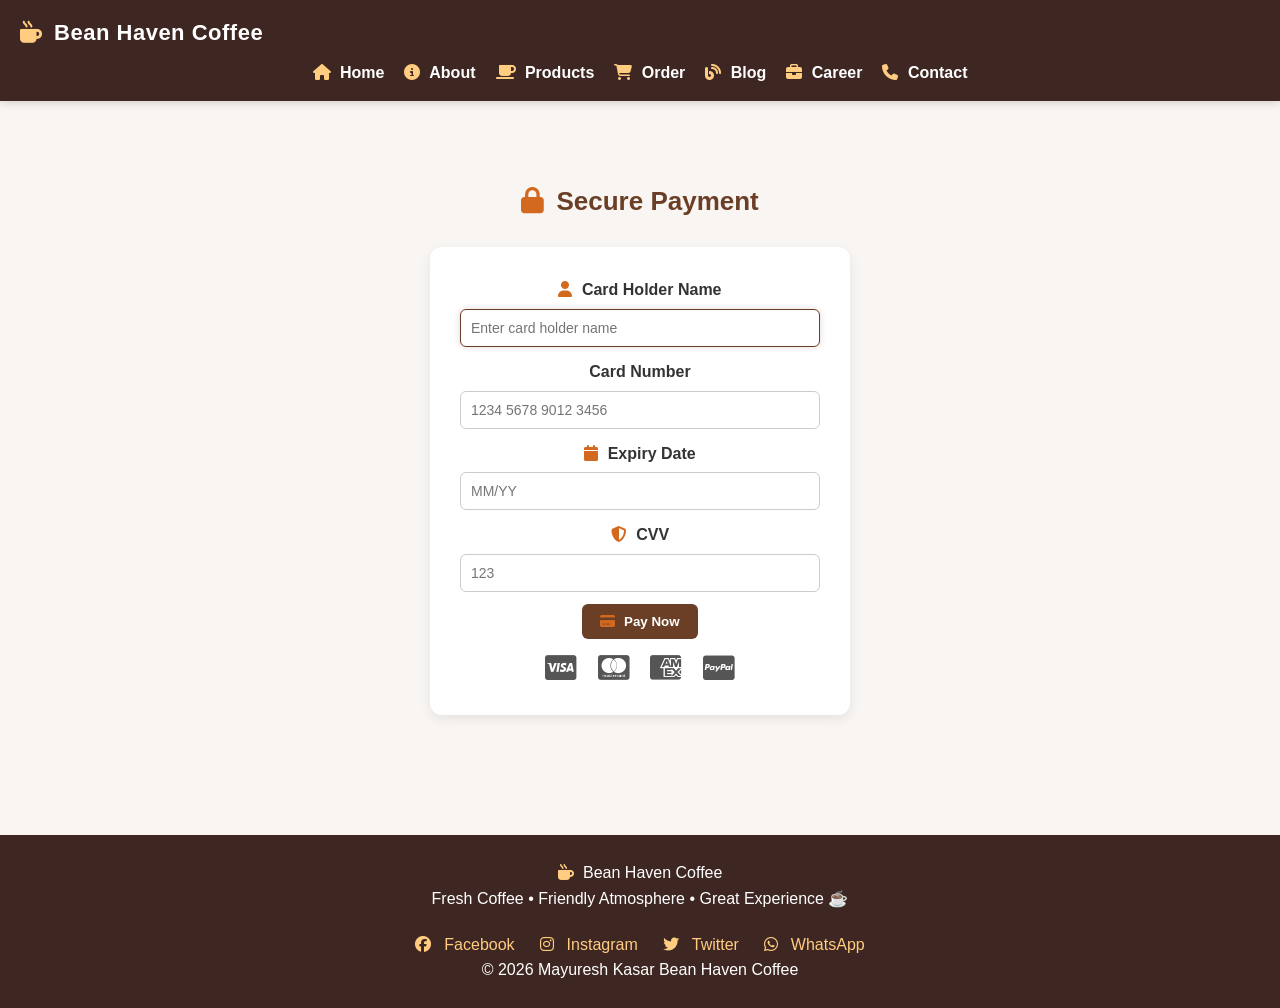
<file: payment.html>
<!DOCTYPE html>

<html lang="en">

<head>


    <meta charset="UTF-8">

    <meta name="viewport" content="width=device-width, initial-scale=1.0">

    <title>Bean Haven Coffee | Secure Payment</title>

    <!-- Favicon -->
    <link rel="icon" href="image/logo.png">

    <!-- Font Awesome -->
    <link rel="stylesheet" href="https://cdnjs.cloudflare.com/ajax/libs/font-awesome/6.5.0/css/all.min.css">

    <!-- CSS -->
    <link rel="stylesheet" href="css/payment.css">


</head>

<body>


    <!-- NAVBAR -->

    <header class="header">

        <div class="logo">

            <h1>
                <i class="fa-solid fa-mug-hot"></i>
                Bean Haven Coffee
            </h1>

        </div>

        <nav class="navbar">

            <ul class="nav-menu">

                <li>
                    <a class="nav-link" href="index.html">
                        <i class="fa-solid fa-house"></i> Home
                    </a>
                </li>

                <li>
                    <a class="nav-link" href="about.html">
                        <i class="fa-solid fa-circle-info"></i> About
                    </a>
                </li>

                <li>
                    <a class="nav-link" href="products.html">
                        <i class="fa-solid fa-mug-saucer"></i> Products
                    </a>
                </li>

                <li>
                    <a class="nav-link" href="order.html">
                        <i class="fa-solid fa-cart-shopping"></i> Order
                    </a>
                </li>

                <li>
                    <a class="nav-link" href="blog.html">
                        <i class="fa-solid fa-blog"></i> Blog
                    </a>
                </li>

                <li>
                    <a class="nav-link" href="career.html">
                        <i class="fa-solid fa-briefcase"></i> Career
                    </a>
                </li>

                <li>
                    <a class="nav-link" href="contact.html">
                        <i class="fa-solid fa-phone"></i> Contact
                    </a>
                </li>

            </ul>

        </nav>

    </header>

    <!-- PAYMENT SECTION -->

    <section class="payment-section">

        <div class="container">

            <h1 class="section-title">
                <i class="fa-solid fa-lock"></i>
                Secure Payment
            </h1>
            <form class="payment-form" action="#" method="POST">

                <!-- CARD NAME -->

                
                <label>
                    <i class="fa-solid fa-user"></i>
                    Card Holder Name
                </label>

                <input type="text" name="cardname" placeholder="Enter card holder name" required>

                <!-- CARD NUMBER -->

                <label>
                    Card Number
                </label>

                <input type="text" name="cardnumber" placeholder="1234 5678 9012 3456" maxlength="19" pattern="[0-9 ]+"
                    required>

                <!-- EXPIRY DATE -->

                <label>
                    <i class="fa-solid fa-calendar"></i>
                    Expiry Date
                </label>

                <input type="text" name="expiry" placeholder="MM/YY" pattern="[0-9]{2}/[0-9]{2}" required>

                <!-- CVV -->

                <label>
                    <i class="fa-solid fa-shield-halved"></i>
                    CVV
                </label>
                <input type="password" name="cvv" placeholder="123" maxlength="3" pattern="[0-9]{3}" required>

                <!-- BUTTON -->

                <button class="pay-btn" type="submit">

                    <i class="fa-solid fa-credit-card"></i>
                    Pay Now

                </button>

                <div class="payment-icons">

                    <i class="fa-brands fa-cc-visa"></i>
                    <i class="fa-brands fa-cc-mastercard"></i>
                    <i class="fa-brands fa-cc-amex"></i>
                    <i class="fa-brands fa-cc-paypal"></i>

                </div>
            </form>

        </div>

    </section>

    <!-- FOOTER -->


    <footer class="footer">

        <p>
            <i class="fa-solid fa-mug-hot"></i>
            Bean Haven Coffee
        </p>

        <p>
            Fresh Coffee • Friendly Atmosphere • Great Experience ☕
        </p>

        <div class="social-icons">

            <a href="#" class="social-link">
                <i class="fa-brands fa-facebook"></i>
                <span>Facebook</span>
            </a>

            <a href="#" class="social-link">
                <i class="fa-brands fa-instagram"></i>
                <span>Instagram</span>
            </a>

            <a href="#" class="social-link">
                <i class="fa-brands fa-twitter"></i>
                <span>Twitter</span>
            </a>

            <a href="#" class="social-link">
                <i class="fa-brands fa-whatsapp"></i>
                <span>WhatsApp</span>
            </a>

        </div>

        <p>
            © 2026 Mayuresh Kasar Bean Haven Coffee
        </p>

    </footer>


</body>

<script src="js/payment.js"></script>

</html>
</file>
<file: css/about.css>
*,
*::before,
*::after {
    margin: 0;
    padding: 0;
    box-sizing: border-box;
}

/* 
   BODY
 */

body {
    font-family: Arial, Helvetica, sans-serif;
    background: #f8f5f2;
    color: #333;
    line-height: 1.6;
}

/* 
   CONTAINER
 */

.container {
    max-width: 1100px;
    margin: auto;
    padding: 20px;
}

/* 
   HEADER / NAVBAR
 */

.header {
    background: #3e2723;
    color: white;
    padding: 15px 20px;

    position: sticky;
    top: 0;
    z-index: 1000;

    box-shadow: 0 2px 8px rgba(0, 0, 0, 0.15);
}

.logo h1 {
    font-size: 22px;
    letter-spacing: 0.5px;
}

/* NAVIGATION */

.navbar {
    margin-top: 10px;
}

.nav-menu {
    list-style: none;

    display: flex;
    justify-content: center;
    flex-wrap: wrap;

    gap: 20px;
}

.nav-link {
    text-decoration: none;
    color: white;
    font-weight: bold;

    position: relative;

    transition: 0.3s ease;
}

/* underline animation */

.nav-link::after {
    content: "";

    position: absolute;
    left: 0;
    bottom: -5px;

    width: 0%;
    height: 2px;

    background: #ffcc80;

    transition: 0.3s ease;
}

.nav-link:hover::after {
    width: 100%;
}

.nav-link:hover {
    color: #ffcc80;
}

/* 
   ABOUT HEADER
 */

.about-header {
    background: #3e2723;
    color: white;
    text-align: center;
    padding: 60px 20px;
}

.about-title {
    font-size: 34px;
    margin-bottom: 10px;
}

.about-intro {
    max-width: 600px;
    margin: auto;
    font-size: 16px;
}

/* 
   SECTION TITLE
 */

.section-title {
    text-align: center;
    color: #6b3e26;
    margin-bottom: 25px;
    font-size: 26px;
}

/* 
   STORY SECTION
 */

.story-section {
    padding: 60px 20px;
}

.story-container {
    display: flex;
    gap: 30px;
    align-items: center;
    justify-content: center;
    flex-wrap: wrap;
}

.story-image {
    width: 100%;
    max-width: 500px;

    border-radius: 12px;

    transition: transform 0.3s ease,
        box-shadow 0.3s ease;
}

.story-image:hover {
    transform: scale(1.05);

    box-shadow: 0 8px 18px rgba(0, 0, 0, 0.15);
}

.story-text {
    max-width: 500px;
    font-size: 16px;
}

/* 
   MISSION & VISION
 */

.mission-section {
    padding: 60px 20px;
    text-align: center;
}

.mission,
.vision {
    margin-bottom: 35px;
}

.mission-text,
.vision-text {
    max-width: 650px;
    margin: auto;
}

/* 
   SOURCING
 */

.sourcing-section {
    padding: 60px 20px;
    text-align: center;
}

.coffee-list {
    text-align: left;
    display: inline-block;
    margin-top: 15px;
}

.coffee-list li {
    margin-bottom: 10px;

    transition: 0.3s ease;
}

.coffee-list li:hover {
    transform: translateX(6px);
}

/*  TEAM SECTION */

.team-section {
    padding: 60px 20px;
    text-align: center;
}

.team-container {
    display: flex;
    gap: 25px;
    justify-content: center;
    flex-wrap: wrap;
}

.team-card {
    background: white;

    padding: 20px;

    width: 240px;

    border-radius: 12px;

    box-shadow: 0 4px 12px rgba(0, 0, 0, 0.08);

    transition: transform 0.3s ease,
        box-shadow 0.3s ease;
}

.team-card:hover {
    transform: translateY(-8px);

    box-shadow: 0 10px 20px rgba(0, 0, 0, 0.15);
}

.team-card img {
    width: 100%;

    border-radius: 10px;

    margin-bottom: 10px;

    transition: transform 0.3s ease;
}

.team-card:hover img {
    transform: scale(1.05);
}

/* 
   ROASTING
*/

.roasting-section {
    padding: 60px 20px;
    text-align: center;
}

/* 
   GALLERY
 */

.gallery-section {
    padding: 60px 20px;
    text-align: center;
}

.gallery-container {
    display: flex;
    gap: 20px;
    justify-content: center;
    flex-wrap: wrap;
}

.gallery-container img,
.gallery-container video {
    width: 100%;
    max-width: 300px;

    border-radius: 12px;

    transition: transform 0.3s ease,
        box-shadow 0.3s ease;
}

.gallery-container img:hover,
.gallery-container video:hover {
    transform: scale(1.06);

    box-shadow: 0 8px 18px rgba(0, 0, 0, 0.15);
}

/* 
   FOOTER
 */

.footer {
    background: #3e2723;
    color: white;

    text-align: center;

    padding: 25px;

    margin-top: 40px;
}

/* 
   SOCIAL ICONS
 */

.social-icons {
    margin-top: 20px;

    display: flex;
    justify-content: center;
    flex-wrap: wrap;

    gap: 25px;
}

.social-link {
    display: flex;
    align-items: center;

    gap: 8px;

    text-decoration: none;

    color: #ffcc80;

    font-size: 16px;
    font-weight: 500;

    transition: 0.3s ease;
}

.social-link:hover {
    transform: translateY(-3px);

    color: white;
}

/* 
   ICON STYLE
 */

i {
    margin-right: 5px;
    color: #ffcc80;
}

.section-title i,
.coffee-list li i,
.team-card p i {
    color: #d2691e;
}

/* 
   ACCESSIBILITY
 */

input:focus,
textarea:focus,
button:focus,
a:focus {
    outline: 2px solid #ffcc80;
}

/* 
   RESPONSIVE DESIGN
 */

@media (max-width: 768px) {

    .nav-menu {
        flex-direction: column;
        gap: 12px;
    }

    .story-container {
        flex-direction: column;
        text-align: center;
    }

    .team-container {
        flex-direction: column;
        align-items: center;
    }

    .about-title {
        font-size: 26px;
    }

}

@media (max-width: 480px) {

    .about-title {
        font-size: 22px;
    }

    .section-title {
        font-size: 20px;
    }

}
</file>
<file: css/admin-login.css>
body {

    font-family: Arial, Helvetica, sans-serif;

    background: #f8f5f2;

    display: flex;

    justify-content: center;

    align-items: center;

    height: 100vh;

}

.login-box {

    background: white;

    padding: 30px;

    width: 320px;

    border-radius: 12px;

    box-shadow: 0 4px 12px rgba(0, 0, 0, 0.1);

}

h2 {

    text-align: center;

    color: #6b3e26;

    margin-bottom: 20px;

}

.login-form {

    display: flex;

    flex-direction: column;

    gap: 12px;

}

.login-form input {

    padding: 10px;

    border-radius: 6px;

    border: 1px solid #ccc;

}

.login-btn {

    padding: 10px;

    background: #6b3e26;

    color: white;

    border: none;

    border-radius: 6px;

    cursor: pointer;

    font-weight: bold;

}

.login-btn:hover {

    background: #d2691e;

}

#error-message {

    color: red;

    text-align: center;

}
</file>
<file: css/admin.css>
*,
*::before,
*::after {
    margin: 0;
    padding: 0;
    box-sizing: border-box;
}

/* BODY */

body {
    font-family: Arial, Helvetica, sans-serif;
    background: #f8f5f2;
    color: #333;
    line-height: 1.6;
}

/* CONTAINER */

.container {
    max-width: 1100px;
    margin: auto;
    padding: 20px;
}

/* HEADER */

.header {
    background: #3e2723;
    color: white;
    padding: 15px 20px;

    position: sticky;
    top: 0;
    z-index: 1000;

    box-shadow: 0 2px 8px rgba(0, 0, 0, 0.15);
}

.logo h1 {
    font-size: 22px;
}

/* NAVBAR */

.navbar {
    margin-top: 10px;
}

.nav-menu {
    list-style: none;

    display: flex;
    justify-content: center;
    flex-wrap: wrap;

    gap: 20px;
}

.nav-link {
    text-decoration: none;
    color: white;
    font-weight: bold;

    position: relative;

    transition: 0.3s ease;
}

.nav-link::after {
    content: "";

    position: absolute;
    left: 0;
    bottom: -5px;

    width: 0%;
    height: 2px;

    background: #ffcc80;

    transition: 0.3s ease;
}

.nav-link:hover::after {
    width: 100%;
}

.nav-link:hover {
    color: #ffcc80;
}

/* ADMIN HEADER */

.admin-header {
    background: #3e2723;
    color: white;
    text-align: center;
    padding: 60px 20px;
}

.admin-title {
    font-size: 34px;
    margin-bottom: 10px;
}

.admin-intro {
    max-width: 600px;
    margin: auto;
}

/* SECTION TITLE */

.section-title {
    text-align: center;
    color: #6b3e26;
    margin-bottom: 25px;
    font-size: 26px;
}

/* PROFILE */

.admin-profile {
    padding: 60px 20px;
}

.profile-card {
    display: flex;
    gap: 25px;
    align-items: center;
    justify-content: center;
    flex-wrap: wrap;

    background: white;
    padding: 25px;

    border-radius: 12px;

    box-shadow: 0 4px 12px rgba(0, 0, 0, 0.08);
}

.profile-image {
    width: 140px;
    height: 140px;

    border-radius: 50%;

    object-fit: cover;

    transition: 0.3s ease;
}

.profile-image:hover {
    transform: scale(1.05);
}

/* STATS */

.stats-section {
    padding: 60px 20px;
}

.stats-container {
    display: flex;
    justify-content: center;
    gap: 25px;
    flex-wrap: wrap;
}

.stat-card {
    background: white;

    width: 240px;

    padding: 20px;

    text-align: center;

    border-radius: 12px;

    box-shadow: 0 4px 12px rgba(0, 0, 0, 0.08);

    transition: 0.3s ease;
}

.stat-card:hover {
    transform: translateY(-6px);

    box-shadow: 0 10px 20px rgba(0, 0, 0, 0.15);
}

.stat-icon {
    font-size: 30px;
    color: #d2691e;

    margin-bottom: 10px;
}

.stat-card p {
    font-size: 24px;
    font-weight: bold;
}

/* ADD PRODUCT */

.add-product-section {
    padding: 60px 20px;
    text-align: center;
}

.product-form {
    display: flex;
    flex-direction: column;
    align-items: center;

    gap: 12px;

    background: white;

    padding: 30px;

    max-width: 420px;

    margin: auto;

    border-radius: 12px;

    box-shadow: 0 4px 12px rgba(0, 0, 0, 0.08);
}

.product-form label {
    font-weight: bold;
}

.product-form input,
.product-form select {
    padding: 10px;

    width: 100%;
    max-width: 320px;

    border-radius: 6px;

    border: 1px solid #ccc;

    transition: 0.3s ease;
}

.product-form input:focus,
.product-form select:focus {
    outline: none;

    border-color: #6b3e26;

    box-shadow: 0 0 6px rgba(107, 62, 38, 0.2);
}

/* BUTTON */

.add-btn {
    padding: 10px 18px;

    background: #6b3e26;
    color: white;

    border: none;

    border-radius: 6px;

    cursor: pointer;

    font-weight: bold;

    transition: 0.3s ease;
}

.add-btn:hover {
    background: #d2691e;

    transform: translateY(-2px);
}

/* TABLE */

.product-list-section {
    padding: 60px 20px;
}

.table-container {
    overflow-x: auto;
}

.product-table {
    width: 100%;

    border-collapse: collapse;

    background: white;

    border-radius: 12px;

    overflow: hidden;

    box-shadow: 0 4px 12px rgba(0, 0, 0, 0.08);
}

.product-table th,
.product-table td {
    padding: 12px;

    text-align: center;

    border-bottom: 1px solid #eee;
}

.product-table th {
    background: #6b3e26;
    color: white;
}

.product-table tr:hover {
    background: #f1e9e5;
}

/* PRODUCT IMAGE */

.table-image {
    width: 60px;
    height: 60px;

    border-radius: 8px;

    object-fit: cover;
}

/* DELETE BUTTON */

.delete-btn {
    background: #c0392b;
    color: white;

    border: none;

    padding: 6px 12px;

    border-radius: 6px;

    cursor: pointer;

    transition: 0.3s ease;
}

.delete-btn:hover {
    background: #e74c3c;

    transform: translateY(-2px);
}

/* FOOTER */

.footer {
    background: #3e2723;
    color: white;

    text-align: center;

    padding: 25px;

    margin-top: 40px;
}

/* SOCIAL */

.social-icons {
    margin-top: 20px;

    display: flex;
    justify-content: center;
    flex-wrap: wrap;

    gap: 25px;
}

.social-link {
    display: flex;
    align-items: center;

    gap: 8px;

    text-decoration: none;

    color: #ffcc80;

    font-size: 16px;

    transition: 0.3s ease;
}

.social-link:hover {
    transform: translateY(-3px);

    color: white;
}

/* ICON */

i {
    margin-right: 5px;
    color: #ffcc80;
}

.section-title i,
.stat-icon {
    color: #d2691e;
}

/* RESPONSIVE */

@media (max-width: 768px) {

    .nav-menu {
        flex-direction: column;
        gap: 12px;
    }

    .profile-card {
        flex-direction: column;
        text-align: center;
    }

    .stats-container {
        flex-direction: column;
        align-items: center;
    }

}

@media (max-width: 480px) {

    .admin-title {
        font-size: 24px;
    }

    .section-title {
        font-size: 20px;
    }

}
</file>
<file: css/career.css>
*,
*::before,
*::after {
    margin: 0;
    padding: 0;
    box-sizing: border-box;
}

/* 
   BODY
 */

body {
    font-family: Arial, Helvetica, sans-serif;
    background: #f8f5f2;
    color: #333;
    line-height: 1.6;
}

/* 
   CONTAINER
 */

.container {
    max-width: 1100px;
    margin: auto;
    padding: 20px;
}

/* 
   HEADER / NAVBAR
 */

.header {
    background: #3e2723;
    color: white;
    padding: 15px 20px;

    position: sticky;
    top: 0;
    z-index: 1000;

    box-shadow: 0 2px 8px rgba(0, 0, 0, 0.15);
}

.logo h1 {
    font-size: 22px;
    letter-spacing: 0.5px;
}

.navbar {
    margin-top: 10px;
}

.nav-menu {
    list-style: none;

    display: flex;
    justify-content: center;
    flex-wrap: wrap;

    gap: 20px;
}

.nav-link {
    text-decoration: none;
    color: white;
    font-weight: bold;

    position: relative;

    transition: 0.3s ease;
}

.nav-link::after {
    content: "";

    position: absolute;
    left: 0;
    bottom: -5px;

    width: 0%;
    height: 2px;

    background: #ffcc80;

    transition: 0.3s ease;
}

.nav-link:hover::after {
    width: 100%;
}

.nav-link:hover {
    color: #ffcc80;
}

/* 
   CAREER HEADER
 */

.career-header {
    background: #3e2723;
    color: white;
    text-align: center;
    padding: 60px 20px;
}

.career-title {
    font-size: 34px;
    margin-bottom: 10px;
}

.career-intro {
    max-width: 600px;
    margin: auto;
}

/* 
   SECTION TITLE
 */

.section-title {
    text-align: center;
    color: #6b3e26;
    margin-bottom: 25px;
    font-size: 26px;
}

/* 
   CULTURE
 */

.culture-section {
    padding: 60px 20px;
    text-align: center;
}

.culture-box {
    background: white;

    padding: 25px;

    max-width: 650px;

    margin: auto;

    border-radius: 12px;

    box-shadow: 0 4px 12px rgba(0, 0, 0, 0.08);

    transition: 0.3s ease;
}

.culture-box:hover {
    transform: translateY(-6px);
}

/* 
   JOBS
 */

.jobs-section {
    padding: 60px 20px;
    text-align: center;
}

.job-container {
    display: flex;
    gap: 25px;
    justify-content: center;
    flex-wrap: wrap;
}

.job-card {
    background: white;

    padding: 20px;

    width: 260px;

    border-radius: 12px;

    box-shadow: 0 4px 12px rgba(0, 0, 0, 0.08);

    transition: transform 0.3s ease,
        box-shadow 0.3s ease;
}

.job-card:hover {
    transform: translateY(-8px);

    box-shadow: 0 10px 20px rgba(0, 0, 0, 0.15);
}

.job-title {
    color: #6b3e26;
    margin-bottom: 10px;
}

.job-card ul {
    margin-left: 18px;
    margin-top: 8px;
}

/* 
   APPLY BUTTON
 */

.apply-btn {
    display: inline-block;

    margin-top: 12px;

    padding: 10px 16px;

    background: #6b3e26;
    color: white;

    text-decoration: none;

    border-radius: 6px;

    font-weight: bold;

    transition: 0.3s ease;
}

.apply-btn:hover {
    background: #d2691e;

    transform: translateY(-2px);
}

/* 
   BENEFITS
 */

.benefits-section {
    padding: 60px 20px;
    text-align: center;
}

.benefits-list {
    list-style: none;
}

.benefits-list li {
    margin: 10px 0;

    transition: 0.3s ease;
}

.benefits-list li:hover {
    transform: translateX(6px);
}

/* 
   PROCESS
 */

.process-section {
    padding: 60px 20px;
    text-align: center;
}

.process-steps p {
    margin: 10px 0;

    transition: 0.3s ease;
}

.process-steps p:hover {
    transform: translateX(6px);
}

/* 
   DOWNLOAD
 */

.resume-section {
    padding: 60px 20px;
    text-align: center;
}

.download-btn {
    display: inline-block;

    padding: 10px 18px;

    background: #6b3e26;
    color: white;

    text-decoration: none;

    border-radius: 6px;

    font-weight: bold;

    transition: 0.3s ease;
}

.download-btn:hover {
    background: #d2691e;

    transform: translateY(-2px);
}

/* 
   FORM
 */

.apply-section {
    padding: 60px 20px;
    text-align: center;
}

.application-form {
    display: flex;
    flex-direction: column;
    align-items: center;

    gap: 12px;
}

.application-form label {
    font-weight: bold;
}

.application-form input,
.application-form select {

    padding: 10px;

    width: 100%;
    max-width: 320px;

    border-radius: 6px;

    border: 1px solid #ccc;

    transition: 0.3s ease;
}

.application-form input:focus,
.application-form select:focus {

    outline: none;

    border-color: #6b3e26;

    box-shadow: 0 0 6px rgba(107, 62, 38, 0.2);
}

/* 
   SUBMIT BUTTON
 */

.submit-btn {
    padding: 10px 18px;

    background: #6b3e26;
    color: white;

    border: none;

    border-radius: 6px;

    cursor: pointer;

    font-weight: bold;

    transition: 0.3s ease;
}

.submit-btn:hover {
    background: #d2691e;

    transform: translateY(-2px);
}

/* 
   FOOTER
 */

.footer {
    background: #3e2723;
    color: white;

    text-align: center;

    padding: 25px;

    margin-top: 40px;
}

/* 
   SOCIAL ICONS
 */

.social-icons {
    margin-top: 20px;

    display: flex;
    justify-content: center;
    flex-wrap: wrap;

    gap: 25px;
}

.social-link {
    display: flex;
    align-items: center;

    gap: 8px;

    text-decoration: none;

    color: #ffcc80;

    font-size: 16px;
    font-weight: 500;

    transition: 0.3s ease;
}

.social-link:hover {
    transform: translateY(-3px);

    color: white;
}

/* 
   ICON STYLE
 */

i {
    margin-right: 5px;
    color: #ffcc80;
}

.section-title i,
.benefits-list li i {
    color: #d2691e;
}

/* 
   ACCESSIBILITY
 */

input:focus,
select:focus,
button:focus,
a:focus {
    outline: 2px solid #ffcc80;
}

/* 
   RESPONSIVE DESIGN
 */

@media (max-width: 768px) {

    .nav-menu {
        flex-direction: column;
        gap: 12px;
    }

    .job-container {
        flex-direction: column;
        align-items: center;
    }

    .career-title {
        font-size: 26px;
    }

}

@media (max-width: 480px) {

    .career-title {
        font-size: 22px;
    }

    .section-title {
        font-size: 20px;
    }

}
</file>
<file: css/order.css>
*,
*::before,
*::after {
    margin: 0;
    padding: 0;
    box-sizing: border-box;
}

/* 
   BODY
 */

body {
    font-family: Arial, Helvetica, sans-serif;
    background: #f8f5f2;
    color: #333;
    line-height: 1.6;
}

/* 
   CONTAINER
 */

.container {
    max-width: 1100px;
    margin: auto;
    padding: 20px;
}

/* 
   HEADER / NAVBAR
 */

.header {
    background: #3e2723;
    color: white;
    padding: 15px 20px;

    position: sticky;
    top: 0;
    z-index: 1000;

    box-shadow: 0 2px 8px rgba(0, 0, 0, 0.15);
}

.logo h1 {
    font-size: 22px;
    letter-spacing: 0.5px;
}

.navbar {
    margin-top: 10px;
}

.nav-menu {
    list-style: none;

    display: flex;
    justify-content: center;
    flex-wrap: wrap;

    gap: 20px;
}

.nav-link {
    text-decoration: none;
    color: white;
    font-weight: bold;

    position: relative;

    transition: 0.3s ease;
}

.nav-link::after {
    content: "";

    position: absolute;
    left: 0;
    bottom: -5px;

    width: 0%;
    height: 2px;

    background: #ffcc80;

    transition: 0.3s ease;
}

.nav-link:hover::after {
    width: 100%;
}

.nav-link:hover {
    color: #ffcc80;
}

/* 
   ORDER SECTION
 */

.order-section {
    padding: 60px 20px;
    text-align: center;
}

/* 
   SECTION TITLE
 */

.section-title {
    text-align: center;
    color: #6b3e26;
    margin-bottom: 25px;
    font-size: 26px;
}

/* 
   ORDER FORM
 */

.order-form {

    background: white;

    padding: 30px;

    max-width: 420px;

    margin: auto;

    border-radius: 12px;

    box-shadow: 0 4px 12px rgba(0, 0, 0, 0.08);

    transition: transform 0.3s ease,
        box-shadow 0.3s ease;
}

.order-form:hover {
    transform: translateY(-4px);

    box-shadow: 0 10px 20px rgba(0, 0, 0, 0.15);
}

/* 
   FORM LABELS
 */

.order-form label {
    font-weight: bold;
}

/* 
   INPUTS
 */

.order-form input,
.order-form select,
.order-form textarea {

    width: 100%;

    padding: 10px;

    margin-top: 6px;
    margin-bottom: 12px;

    border-radius: 6px;

    border: 1px solid #ccc;

    font-size: 14px;

    transition: 0.3s ease;
}

/* Focus effect */

.order-form input:focus,
.order-form select:focus,
.order-form textarea:focus {

    outline: none;

    border-color: #6b3e26;

    box-shadow: 0 0 6px rgba(107, 62, 38, 0.2);
}

/* Textarea */

.order-form textarea {
    height: 90px;
}

/* 
   BUTTON
 */

.order-btn {

    padding: 10px 18px;

    background: #6b3e26;

    color: white;

    border: none;

    border-radius: 6px;

    cursor: pointer;

    font-weight: bold;

    transition: 0.3s ease;
}

.order-btn:hover {

    background: #d2691e;

    transform: translateY(-2px);
}

/* 
   FOOTER
 */

.footer {

    background: #3e2723;

    color: white;

    text-align: center;

    padding: 25px;

    margin-top: 40px;
}

/* 
   SOCIAL ICONS
 */

.social-icons {
    margin-top: 20px;

    display: flex;
    justify-content: center;
    flex-wrap: wrap;

    gap: 25px;
}

.social-link {
    display: flex;
    align-items: center;

    gap: 8px;

    text-decoration: none;

    color: #ffcc80;

    font-size: 16px;
    font-weight: 500;

    transition: 0.3s ease;
}

.social-link:hover {
    transform: translateY(-3px);

    color: white;
}

/* 
   ICON STYLE
 */

i {
    margin-right: 5px;
    color: #ffcc80;
}

.section-title i,
label i,
.order-btn i {
    color: #d2691e;
}

/* 
   ACCESSIBILITY
 */

input:focus,
select:focus,
textarea:focus,
button:focus,
a:focus {
    outline: 2px solid #ffcc80;
}

/* 
   RESPONSIVE DESIGN
 */

@media (max-width: 768px) {

    .nav-menu {
        flex-direction: column;
        gap: 12px;
    }

    .order-form {
        width: 90%;
    }

    .section-title {
        font-size: 24px;
    }

}

@media (max-width: 480px) {

    .section-title {
        font-size: 20px;
    }

}
</file>
<file: css/payment.css>
*,
*::before,
*::after {
    margin: 0;
    padding: 0;
    box-sizing: border-box;
}

/* 
   BODY
 */

body {
    font-family: Arial, Helvetica, sans-serif;
    background: #f8f5f2;
    color: #333;
    line-height: 1.6;
}

/* 
   CONTAINER
 */

.container {
    max-width: 1100px;
    margin: auto;
    padding: 20px;
}

/* 
   HEADER / NAVBAR
 */

.header {
    background: #3e2723;
    color: white;
    padding: 15px 20px;

    position: sticky;
    top: 0;
    z-index: 1000;

    box-shadow: 0 2px 8px rgba(0, 0, 0, 0.15);
}

.logo h1 {
    font-size: 22px;
    letter-spacing: 0.5px;
}

.navbar {
    margin-top: 10px;
}

.nav-menu {
    list-style: none;

    display: flex;
    justify-content: center;
    flex-wrap: wrap;

    gap: 20px;
}

.nav-link {
    text-decoration: none;
    color: white;
    font-weight: bold;

    position: relative;

    transition: 0.3s ease;
}

.nav-link::after {
    content: "";

    position: absolute;
    left: 0;
    bottom: -5px;

    width: 0%;
    height: 2px;

    background: #ffcc80;

    transition: 0.3s ease;
}

.nav-link:hover::after {
    width: 100%;
}

.nav-link:hover {
    color: #ffcc80;
}

/* 
   PAYMENT SECTION
 */

.payment-section {
    padding: 60px 20px;
    text-align: center;
}

/* 
   SECTION TITLE
 */

.section-title {
    text-align: center;
    color: #6b3e26;
    margin-bottom: 25px;
    font-size: 26px;
}

/* 
   PAYMENT FORM
 */

.payment-form {

    background: white;

    padding: 30px;

    max-width: 420px;

    margin: auto;

    border-radius: 12px;

    box-shadow: 0 4px 12px rgba(0, 0, 0, 0.08);

    transition: transform 0.3s ease,
        box-shadow 0.3s ease;
}

.payment-form:hover {
    transform: translateY(-4px);

    box-shadow: 0 10px 20px rgba(0, 0, 0, 0.15);
}

/* 
   FORM LABELS
 */

.payment-form label {
    font-weight: bold;
}

/* 
   INPUT FIELDS
 */

.payment-form input {

    width: 100%;

    padding: 10px;

    margin-top: 6px;
    margin-bottom: 12px;

    border-radius: 6px;

    border: 1px solid #ccc;

    font-size: 14px;

    transition: 0.3s ease;
}

.payment-form input:focus {

    outline: none;

    border-color: #6b3e26;

    box-shadow: 0 0 6px rgba(107, 62, 38, 0.2);
}

/* 
   PAY BUTTON
 */

.pay-btn {

    padding: 10px 18px;

    background: #6b3e26;

    color: white;

    border: none;

    border-radius: 6px;

    cursor: pointer;

    font-weight: bold;

    transition: 0.3s ease;
}

.pay-btn:hover {

    background: #d2691e;

    transform: translateY(-2px);
}

/* 
   PAYMENT ICONS
 */

.payment-icons {
    margin-top: 15px;
    text-align: center;
}

.payment-icons i {
    font-size: 28px;

    margin: 0 8px;

    color: #555;

    transition: 0.3s ease;
}

.payment-icons i:hover {
    transform: scale(1.2);
    color: #6b3e26;
}

/* 
   FOOTER
 */

.footer {

    background: #3e2723;

    color: white;

    text-align: center;

    padding: 25px;

    margin-top: 40px;
}

/* 
   SOCIAL ICONS
 */

.social-icons {
    margin-top: 20px;

    display: flex;
    justify-content: center;
    flex-wrap: wrap;

    gap: 25px;
}

.social-link {
    display: flex;
    align-items: center;

    gap: 8px;

    text-decoration: none;

    color: #ffcc80;

    font-size: 16px;
    font-weight: 500;

    transition: 0.3s ease;
}

.social-link:hover {
    transform: translateY(-3px);
    color: white;
}

/* 
   ICON STYLE
 */

i {
    margin-right: 5px;
    color: #ffcc80;
}

.section-title i,
label i,
.pay-btn i {
    color: #d2691e;
}

/* 
   ACCESSIBILITY
 */

input:focus,
button:focus,
a:focus {
    outline: 2px solid #ffcc80;
}

/* 
   RESPONSIVE DESIGN
 */

@media (max-width: 768px) {

    .nav-menu {
        flex-direction: column;
        gap: 12px;
    }

    .payment-form {
        width: 90%;
    }

    .section-title {
        font-size: 24px;
    }

}

@media (max-width: 480px) {

    .section-title {
        font-size: 20px;
    }

}
</file>
